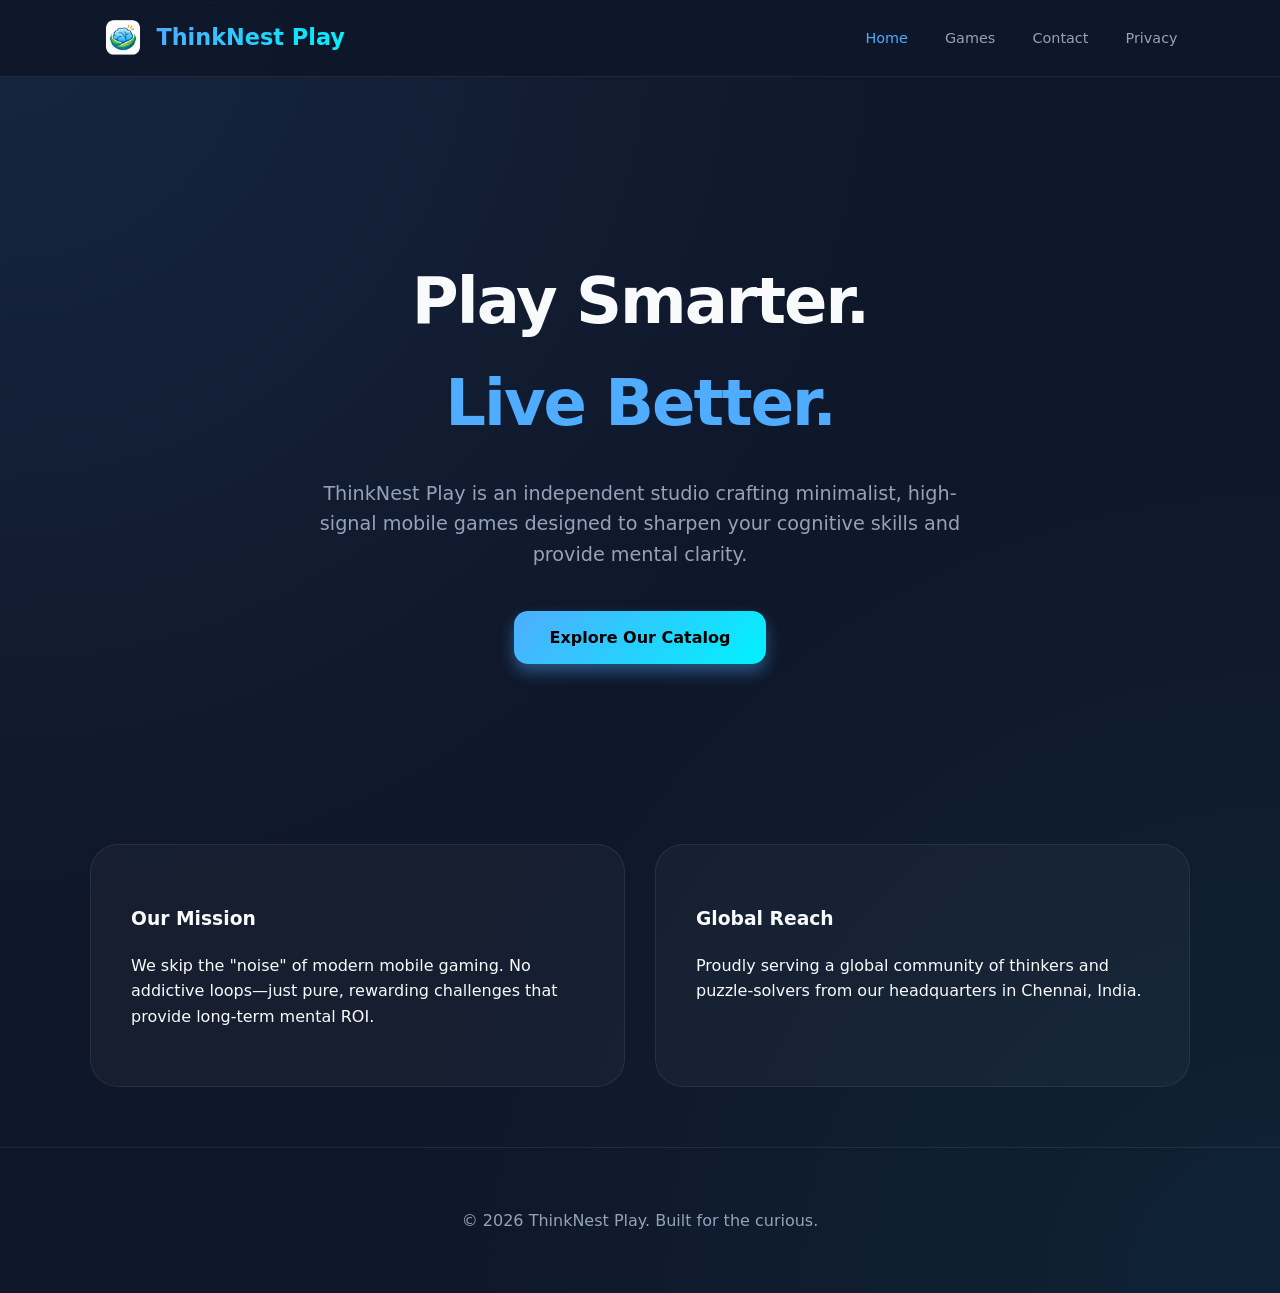
<file: index.html>
<!DOCTYPE html>
<html lang="en">
<head>
    <meta charset="UTF-8">
    <meta name="viewport" content="width=device-width, initial-scale=1.0">
    <title>ThinkNest Play | Premium Mobile Experiences</title>
    <link rel="icon" type="image/png" href="assets/logo32.png">
    <link rel="stylesheet" href="style.css">
</head>
<body>

<header class="header">
    <a href="index.html" class="logo-container">
        <img src="assets/logo.png" class="logo" alt="ThinkNest">
        <span class="brand">ThinkNest Play</span>
    </a>
    <nav>
        <a href="index.html" class="active">Home</a>
        <a href="games.html">Games</a>
        <a href="contact.html">Contact</a>
        <a href="privacy.html">Privacy</a>
    </nav>
</header>

<section class="hero">
    <h1>Play Smarter. <br><span style="color:var(--primary)">Live Better.</span></h1>
    <p class="subtitle">ThinkNest Play is an independent studio crafting minimalist, high-signal mobile games designed to sharpen your cognitive skills and provide mental clarity.</p>
    <div class="cta-group">
        <a href="games.html" class="btn">Explore Our Catalog</a>
    </div>
</section>

<div class="container">
    <div class="game-grid">
        <div class="card">
            <h3>Our Mission</h3>
            <p>We skip the "noise" of modern mobile gaming. No addictive loops—just pure, rewarding challenges that provide long-term mental ROI.</p>
        </div>
        <div class="card">
            <h3>Global Reach</h3>
            <p>Proudly serving a global community of thinkers and puzzle-solvers from our headquarters in Chennai, India.</p>
        </div>
    </div>
</div>

<footer class="footer">
    © 2026 ThinkNest Play. Built for the curious.
</footer>

</body>
</html>
</file>
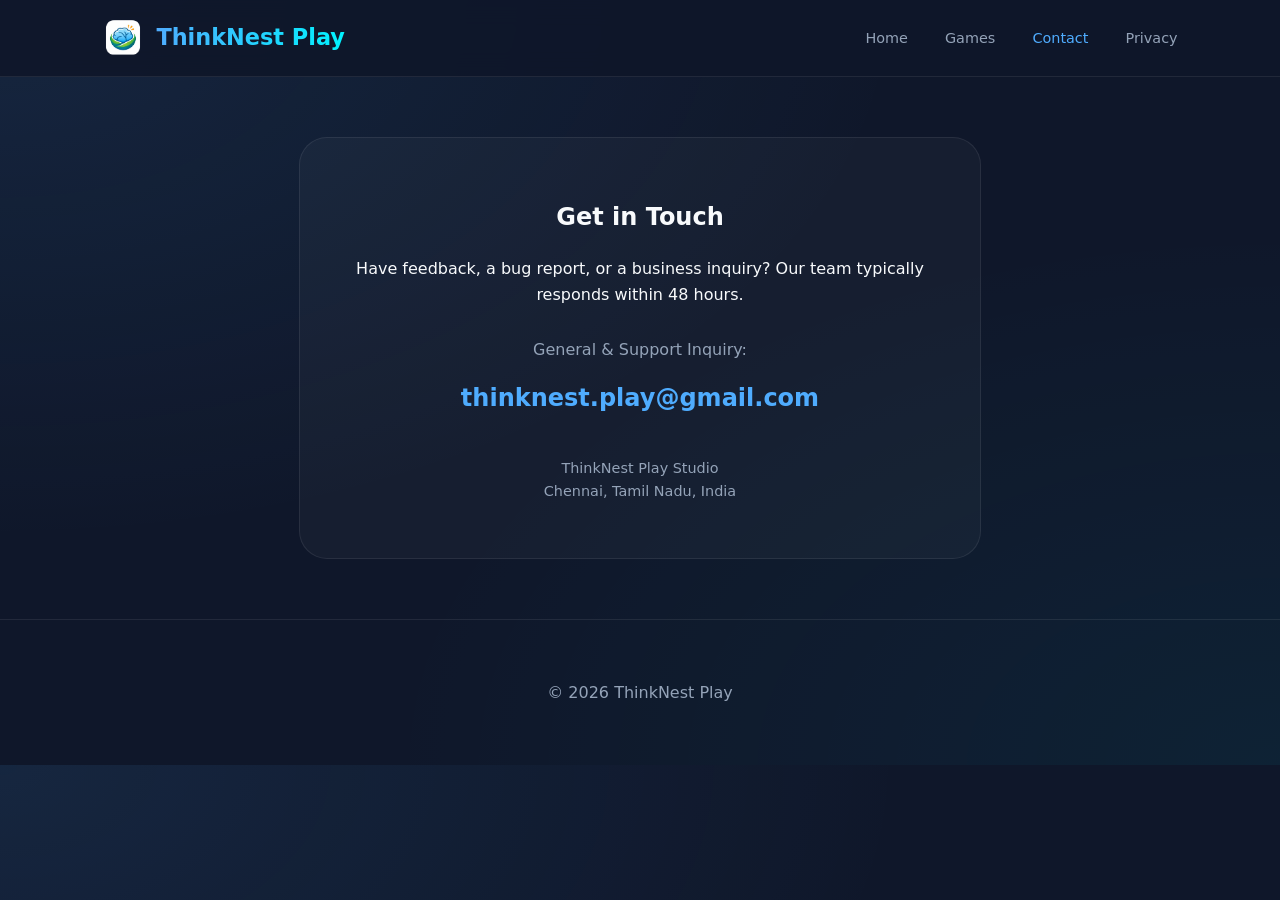
<file: contact.html>
<!DOCTYPE html>
<html lang="en">
<head>
    <meta charset="UTF-8">
    <meta name="viewport" content="width=device-width, initial-scale=1.0">
    <title>Contact Us | ThinkNest Play</title>
    <link rel="icon" type="image/png" href="assets/logo32.png">
    <link rel="stylesheet" href="style.css">
</head>
<body>

<header class="header">
    <a href="index.html" class="logo-container">
        <img src="assets/logo.png" class="logo" alt="ThinkNest">
        <span class="brand">ThinkNest Play</span>
    </a>
    <nav>
        <a href="index.html">Home</a>
        <a href="games.html">Games</a>
        <a href="contact.html" class="active">Contact</a>
        <a href="privacy.html">Privacy</a>
    </nav>
</header>

<div class="container" style="text-align: center;">
    <div class="card" style="max-width: 600px; margin: 0 auto;">
        <h2>Get in Touch</h2>
        <p>Have feedback, a bug report, or a business inquiry? Our team typically responds within 48 hours.</p>
        <div style="margin-top: 30px;">
            <p style="color:var(--text-muted)">General & Support Inquiry:</p>
            <a href="mailto:thinknest.play@gmail.com" style="color:var(--primary); font-size: 1.5rem; text-decoration: none; font-weight: 700;">thinknest.play@gmail.com</a>
        </div>
        <div style="margin-top: 40px; font-size: 0.9rem; color:var(--text-muted)">
            <p>ThinkNest Play Studio<br>Chennai, Tamil Nadu, India</p>
        </div>
    </div>
</div>

<footer class="footer">
    © 2026 ThinkNest Play
</footer>

</body>
</html>
</file>
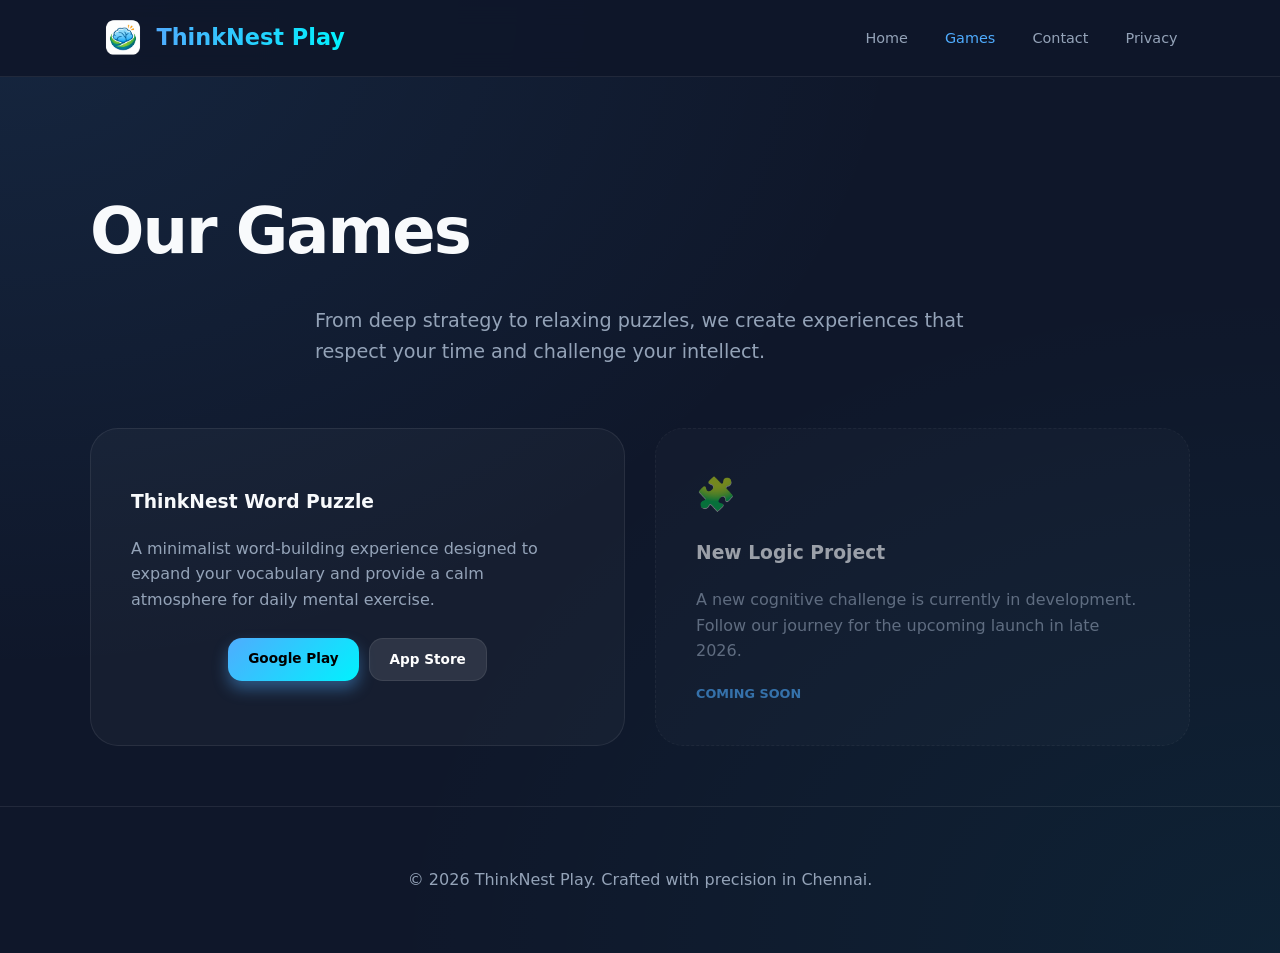
<file: games.html>
<!DOCTYPE html>
<html lang="en">
<head>
    <meta charset="UTF-8">
    <meta name="viewport" content="width=device-width, initial-scale=1.0">
    <title>Our Games | ThinkNest Play</title>
    <link rel="icon" type="image/png" href="assets/logo32.png">
    <link rel="stylesheet" href="style.css">
</head>
<body>

<header class="header">
    <a href="index.html" class="logo-container">
        <img src="assets/logo.png" class="logo" alt="ThinkNest">
        <span class="brand">ThinkNest Play</span>
    </a>
    <nav>
        <a href="index.html">Home</a>
        <a href="games.html" class="active">Games</a>
        <a href="contact.html">Contact</a>
        <a href="privacy.html">Privacy</a>
    </nav>
</header>

<div class="container">
    <header style="margin-bottom: 60px;">
        <h1>Our Games</h1>
        <p class="subtitle">From deep strategy to relaxing puzzles, we create experiences that respect your time and challenge your intellect.</p>
    </header>

    <div class="game-grid">
        <div class="card">
            <h3>ThinkNest Word Puzzle</h3>
            <p style="color: var(--text-muted); margin-bottom: 25px;">A minimalist word-building experience designed to expand your vocabulary and provide a calm atmosphere for daily mental exercise.</p>
            <div style="display: flex; gap: 10px; justify-content: center;">
                <a href="#" class="btn" style="padding: 10px 20px; font-size: 0.85rem;">Google Play</a>
                <a href="#" class="btn" style="padding: 10px 20px; font-size: 0.85rem; background: rgba(255,255,255,0.1); color: white; box-shadow: none; border: 1px solid var(--glass-border);">App Store</a>
            </div>
        </div>

        <div class="card" style="opacity: 0.6; border-style: dashed;">
            <div style="font-size: 2rem; margin-bottom: 15px;">🧩</div>
            <h3>New Logic Project</h3>
            <p style="color: var(--text-muted);">A new cognitive challenge is currently in development. Follow our journey for the upcoming launch in late 2026.</p>
            <span style="font-size: 0.8rem; font-weight: bold; color: var(--primary);">COMING SOON</span>
        </div>
    </div>
</div>

<footer class="footer">
    © 2026 ThinkNest Play. Crafted with precision in Chennai.
</footer>

</body>
</html>
</file>
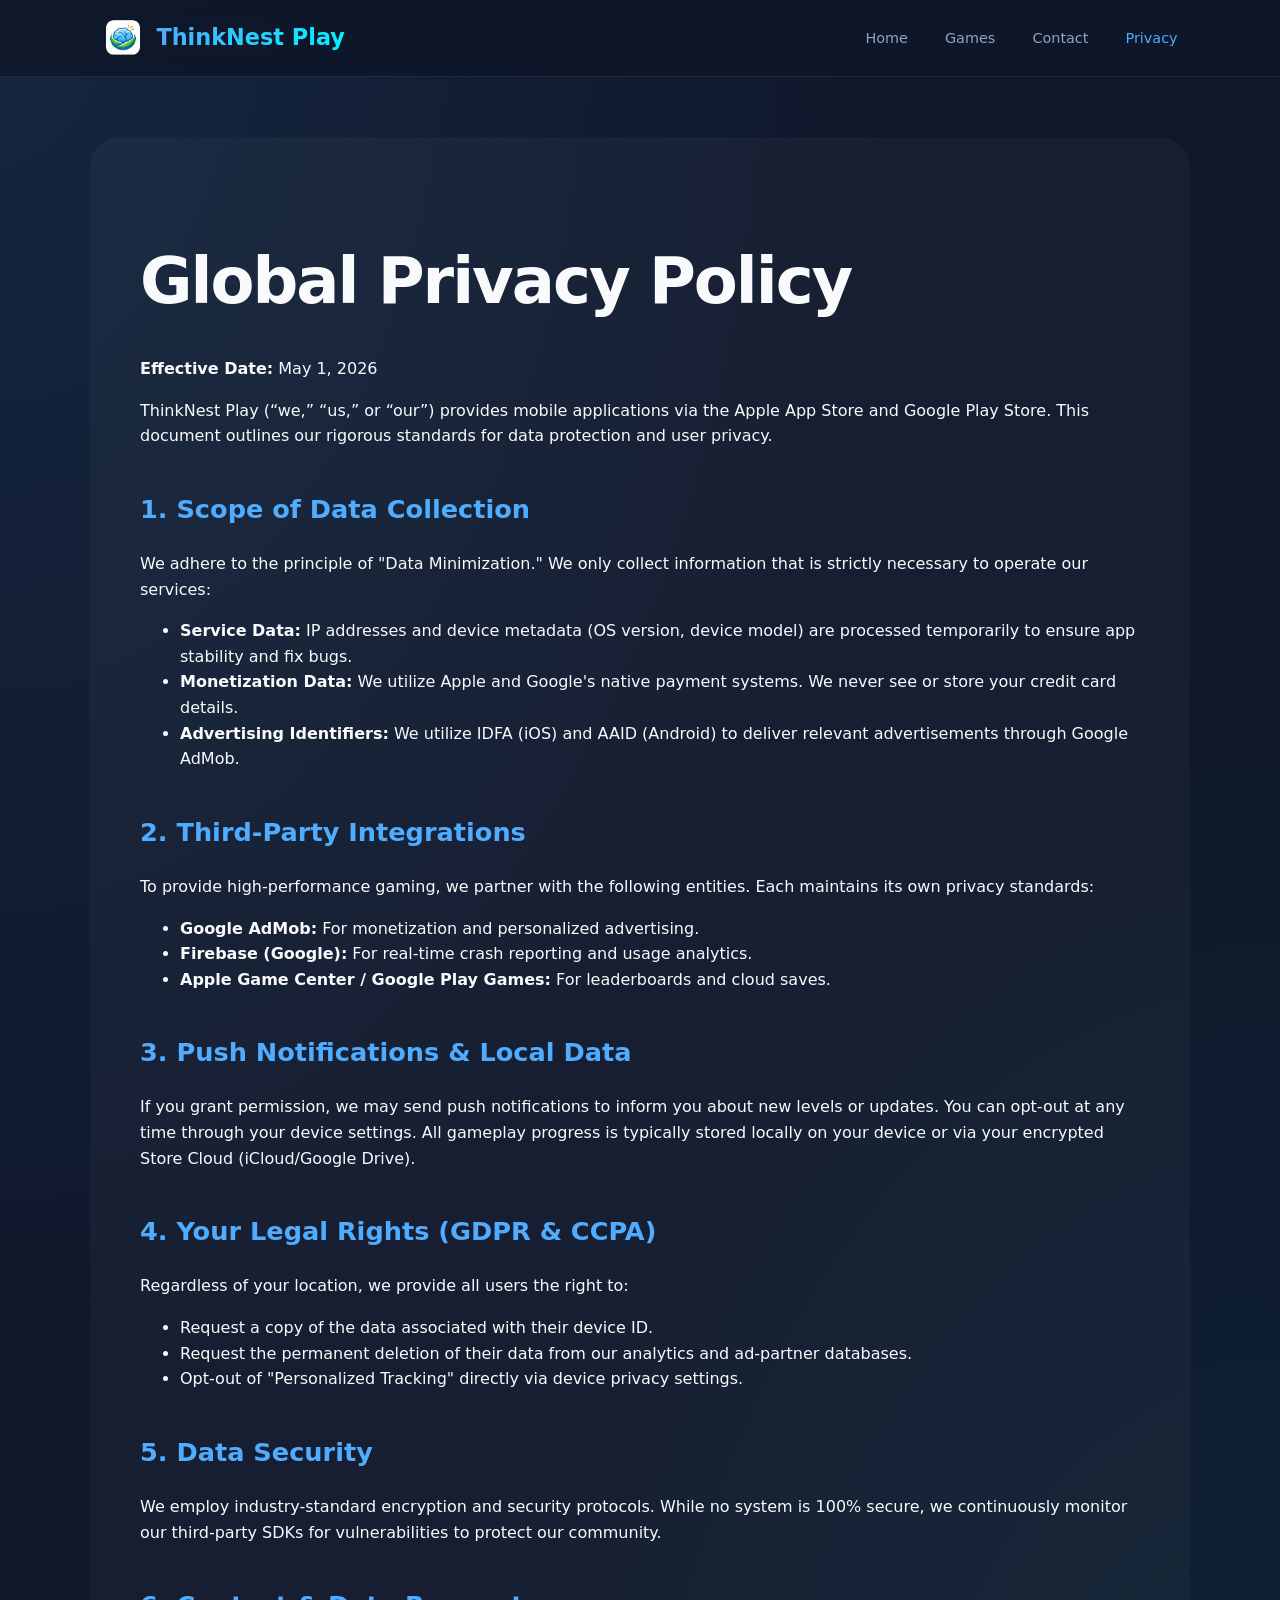
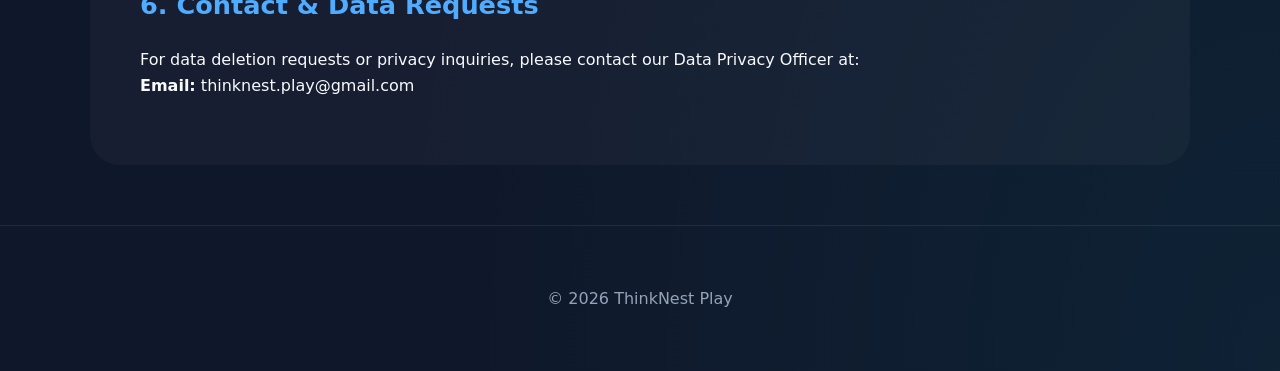
<file: privacy.html>
<!DOCTYPE html>
<html lang="en">
<head>
    <meta charset="UTF-8">
    <meta name="viewport" content="width=device-width, initial-scale=1.0">
    <title>Privacy Policy | ThinkNest Play</title>
    <link rel="icon" type="image/png" href="assets/logo32.png">
    <link rel="stylesheet" href="style.css">
</head>
<body>

<header class="header">
    <a href="index.html" class="logo-container">
        <img src="assets/logo.png" class="logo" alt="ThinkNest">
        <span class="brand">ThinkNest Play</span>
    </a>
    <nav>
        <a href="index.html">Home</a>
        <a href="games.html">Games</a>
        <a href="contact.html">Contact</a>
        <a href="privacy.html" class="active">Privacy</a>
    </nav>
</header>

<div class="container">
    <div class="policy-box">
        <h1>Global Privacy Policy</h1>
        <p><strong>Effective Date:</strong> May 1, 2026</p>
        
        <p>ThinkNest Play (“we,” “us,” or “our”) provides mobile applications via the Apple App Store and Google Play Store. This document outlines our rigorous standards for data protection and user privacy.</p>

        <h2>1. Scope of Data Collection</h2>
        <p>We adhere to the principle of "Data Minimization." We only collect information that is strictly necessary to operate our services:</p>
        <ul>
            <li><strong>Service Data:</strong> IP addresses and device metadata (OS version, device model) are processed temporarily to ensure app stability and fix bugs.</li>
            <li><strong>Monetization Data:</strong> We utilize Apple and Google's native payment systems. We never see or store your credit card details.</li>
            <li><strong>Advertising Identifiers:</strong> We utilize IDFA (iOS) and AAID (Android) to deliver relevant advertisements through Google AdMob.</li>
        </ul>

        <h2>2. Third-Party Integrations</h2>
        <p>To provide high-performance gaming, we partner with the following entities. Each maintains its own privacy standards:</p>
        <ul>
            <li><strong>Google AdMob:</strong> For monetization and personalized advertising.</li>
            <li><strong>Firebase (Google):</strong> For real-time crash reporting and usage analytics.</li>
            <li><strong>Apple Game Center / Google Play Games:</strong> For leaderboards and cloud saves.</li>
        </ul>

        <h2>3. Push Notifications & Local Data</h2>
        <p>If you grant permission, we may send push notifications to inform you about new levels or updates. You can opt-out at any time through your device settings. All gameplay progress is typically stored locally on your device or via your encrypted Store Cloud (iCloud/Google Drive).</p>

        <h2>4. Your Legal Rights (GDPR & CCPA)</h2>
        <p>Regardless of your location, we provide all users the right to:</p>
        <ul>
            <li>Request a copy of the data associated with their device ID.</li>
            <li>Request the permanent deletion of their data from our analytics and ad-partner databases.</li>
            <li>Opt-out of "Personalized Tracking" directly via device privacy settings.</li>
        </ul>

        <h2>5. Data Security</h2>
        <p>We employ industry-standard encryption and security protocols. While no system is 100% secure, we continuously monitor our third-party SDKs for vulnerabilities to protect our community.</p>

        <h2>6. Contact & Data Requests</h2>
        <p>For data deletion requests or privacy inquiries, please contact our Data Privacy Officer at:<br>
        <strong>Email:</strong> thinknest.play@gmail.com</p>
    </div>
</div>

<footer class="footer">
    © 2026 ThinkNest Play
</footer>

</body>
</html>
</file>
<file: style.css>
:root {
  --primary: #4facfe;
  --secondary: #00f2fe;
  --bg-dark: #0f172a;
  --card-bg: rgba(255, 255, 255, 0.03);
  --glass-border: rgba(255, 255, 255, 0.08);
  --text-main: #f8fafc;
  --text-muted: #94a3b8;
  --accent-glow: rgba(79, 172, 254, 0.4);
}

body {
  margin: 0;
  font-family: 'Inter', 'Segoe UI', system-ui, sans-serif;
  background-color: var(--bg-dark);
  background-image: 
    radial-gradient(at 0% 0%, rgba(79, 172, 254, 0.1) 0px, transparent 50%),
    radial-gradient(at 100% 100%, rgba(0, 242, 254, 0.05) 0px, transparent 50%);
  color: var(--text-main);
  line-height: 1.6;
}

/* Header & Nav */
.header {
  display: flex;
  justify-content: space-between;
  align-items: center;
  padding: 1rem 8%;
  background: rgba(15, 23, 42, 0.9);
  backdrop-filter: blur(12px);
  position: sticky;
  top: 0;
  z-index: 1000;
  border-bottom: 1px solid var(--glass-border);
}

.logo-container {
  display: flex;
  align-items: center;
  gap: 12px;
  text-decoration: none;
}

.logo {
  width: 42px;
  height: auto;
  /* Uncomment the line below if your logo is dark and needs to be white */
  /* filter: brightness(0) invert(1); */
}

.brand {
  font-size: 1.4rem;
  font-weight: 800;
  background: linear-gradient(to right, var(--primary), var(--secondary));
  -webkit-background-clip: text;
  -webkit-text-fill-color: transparent;
}

nav a {
  margin-left: 2rem;
  color: var(--text-muted);
  text-decoration: none;
  font-weight: 500;
  font-size: 0.9rem;
  transition: 0.3s;
}

nav a:hover, nav a.active {
  color: var(--primary);
}

/* Hero Section */
.hero {
  padding: 120px 20px;
  text-align: center;
}

h1 {
  font-size: clamp(2.5rem, 6vw, 4rem);
  margin-bottom: 1.5rem;
  font-weight: 900;
  letter-spacing: -2px;
}

.subtitle {
  color: var(--text-muted);
  font-size: 1.2rem;
  max-width: 650px;
  margin: 0 auto 2.5rem;
}

/* Layout Containers */
.container {
  max-width: 1100px;
  margin: 0 auto;
  padding: 60px 20px;
}

/* Cards & Grid */
.game-grid {
  display: grid;
  grid-template-columns: repeat(auto-fit, minmax(300px, 1fr));
  gap: 30px;
}

.card {
  background: var(--card-bg);
  border: 1px solid var(--glass-border);
  padding: 40px;
  border-radius: 28px;
  transition: 0.4s cubic-bezier(0.175, 0.885, 0.32, 1.275);
}

.card:hover {
  transform: translateY(-10px);
  border-color: var(--primary);
  box-shadow: 0 20px 40px rgba(0, 0, 0, 0.3);
}

/* Buttons */
.btn {
  display: inline-block;
  padding: 14px 36px;
  background: linear-gradient(135deg, var(--primary), var(--secondary));
  color: #000;
  border-radius: 14px;
  text-decoration: none;
  font-weight: 700;
  box-shadow: 0 8px 15px var(--accent-glow);
  transition: 0.3s;
}

.btn:hover {
  transform: scale(1.05);
  box-shadow: 0 12px 25px var(--accent-glow);
}

/* Privacy Text Styling */
.policy-box {
  background: var(--card-bg);
  padding: 50px;
  border-radius: 30px;
  text-align: left;
}

.policy-box h2 {
  color: var(--primary);
  margin-top: 2.5rem;
  font-size: 1.6rem;
}

.footer {
  text-align: center;
  padding: 60px 20px;
  border-top: 1px solid var(--glass-border);
  color: var(--text-muted);
}
</file>
